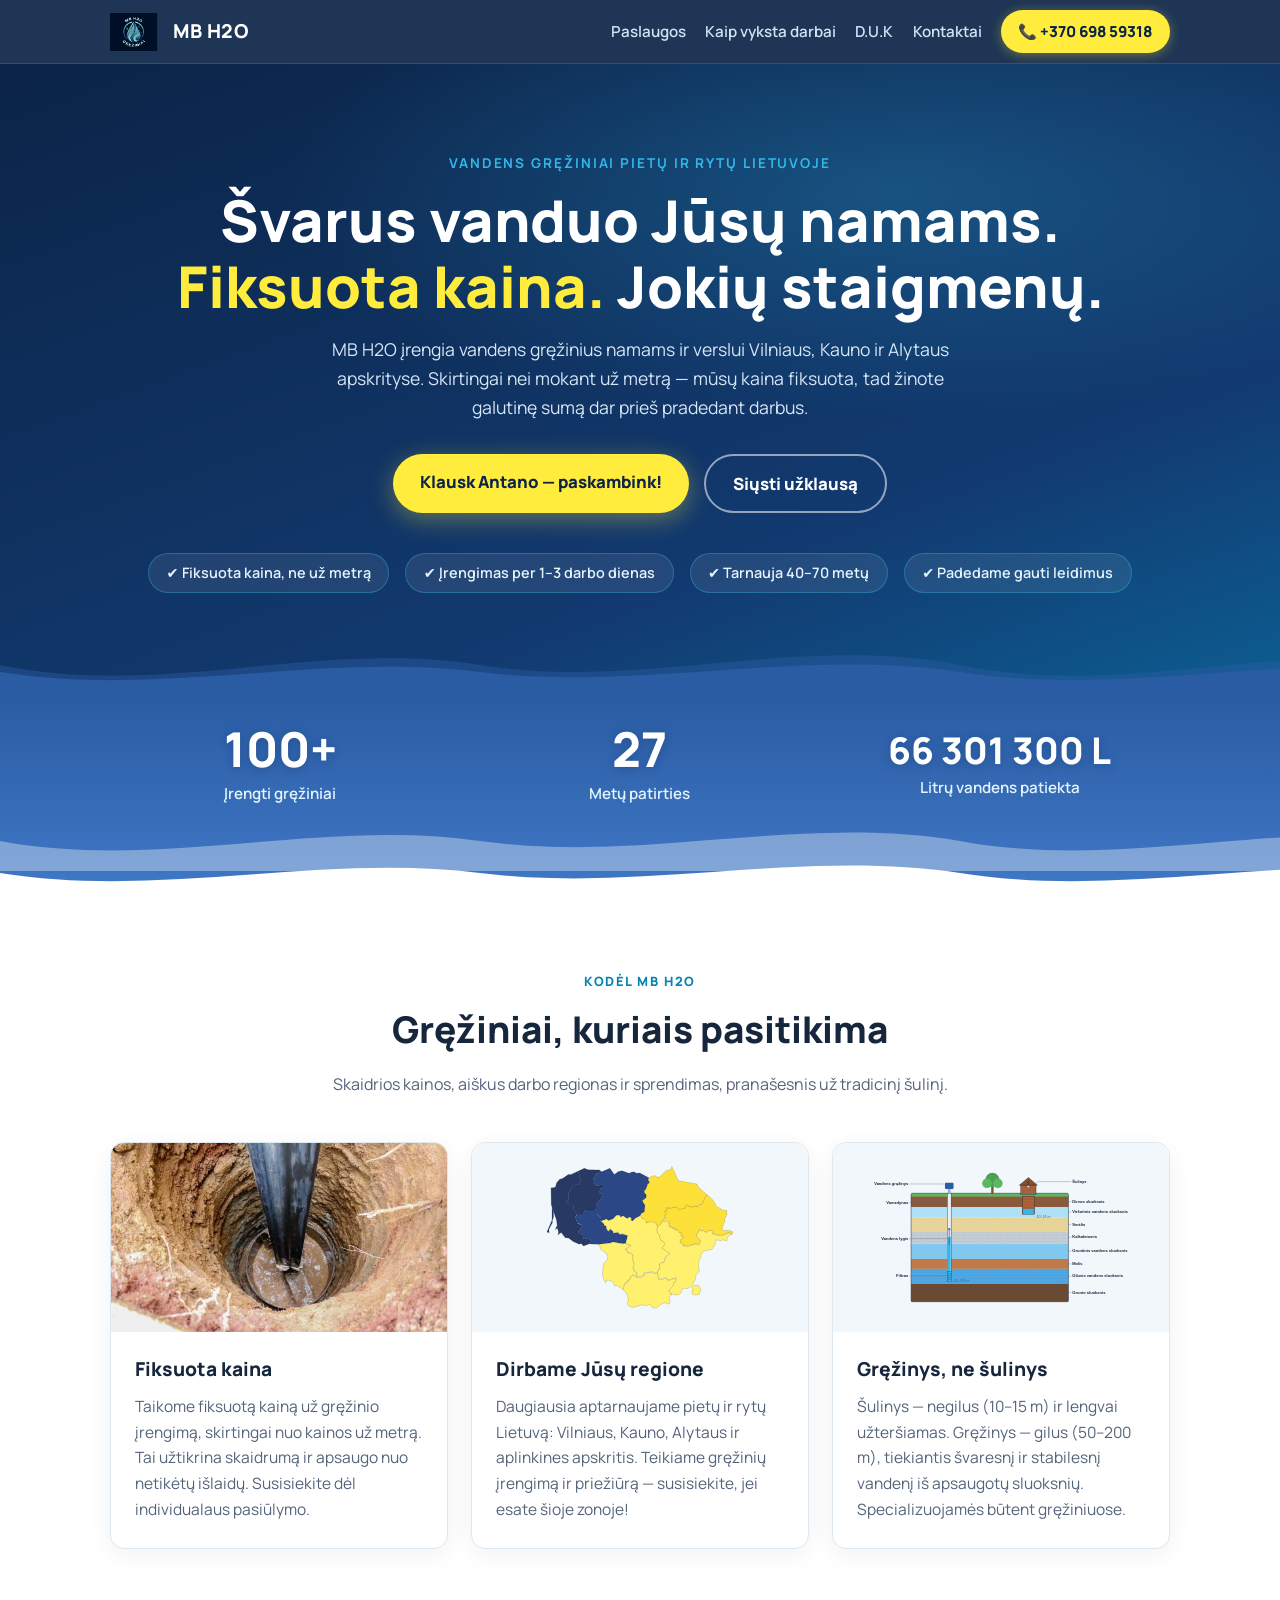
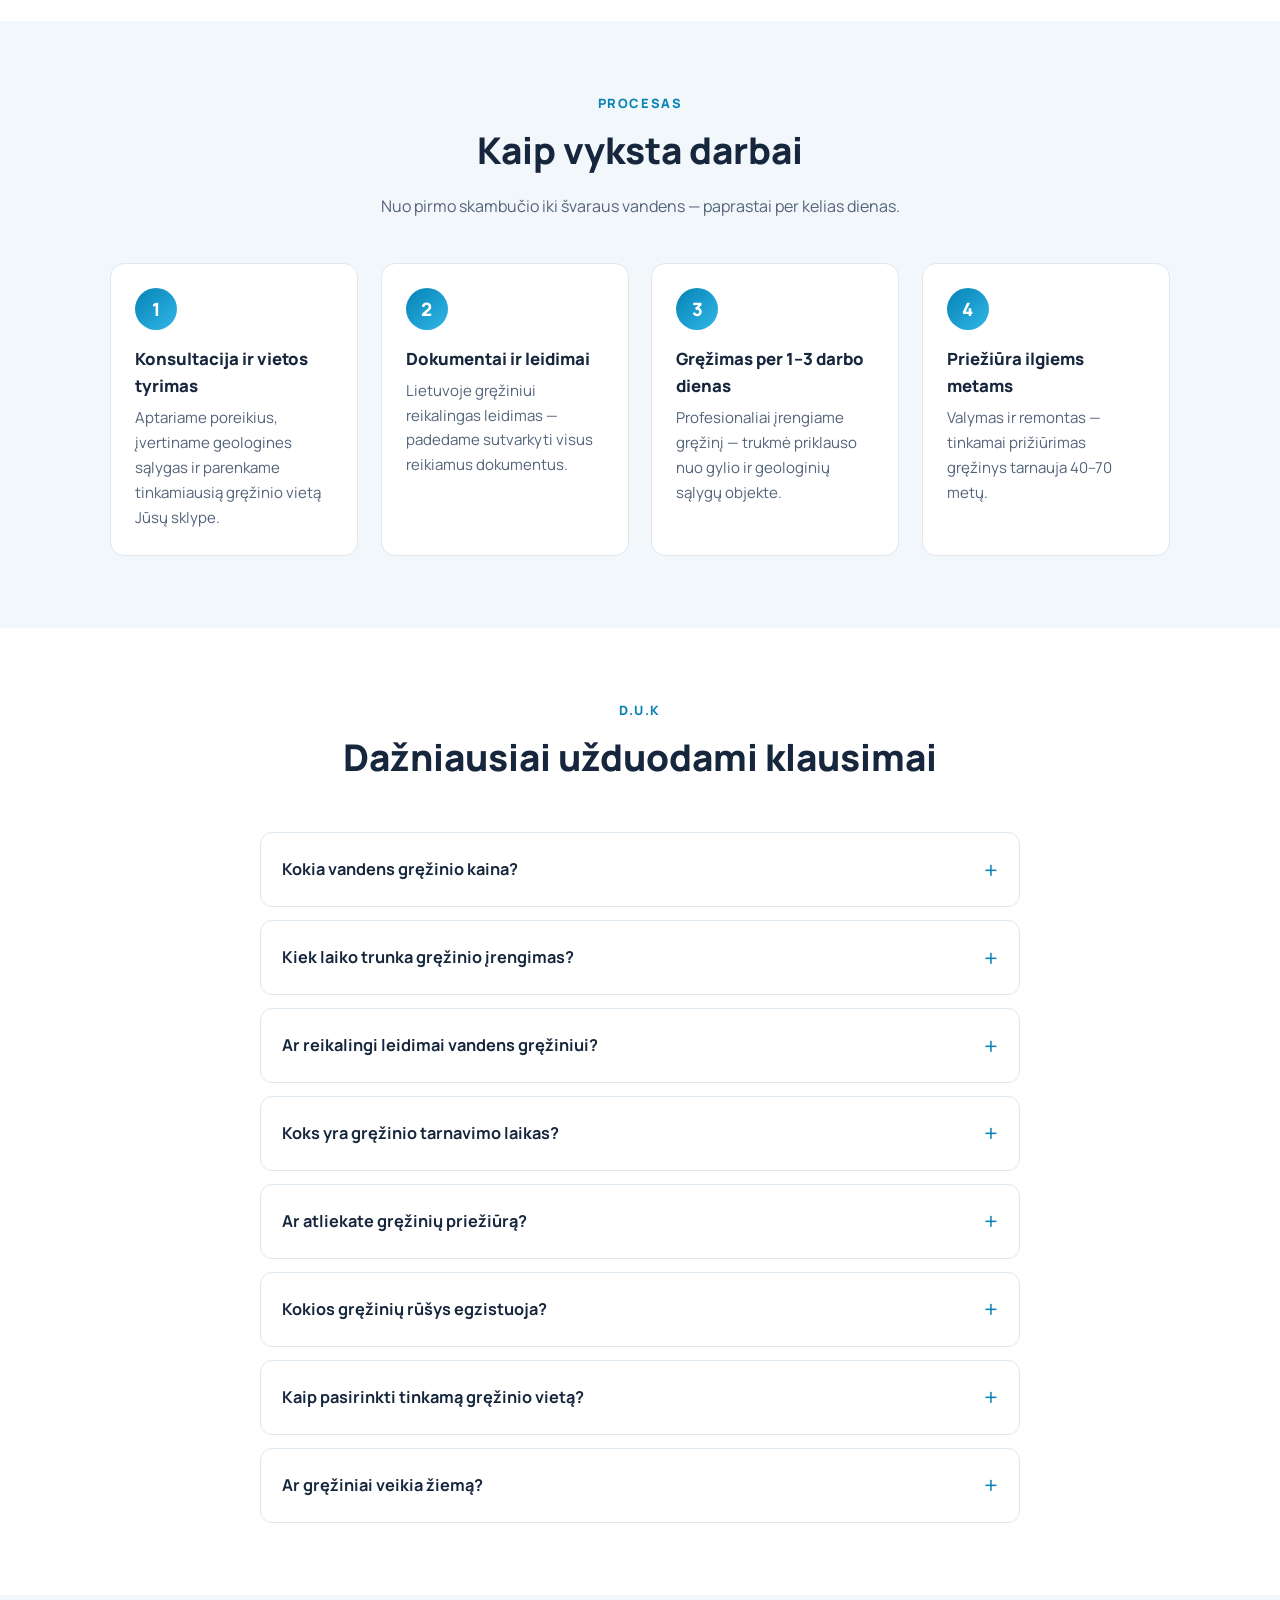
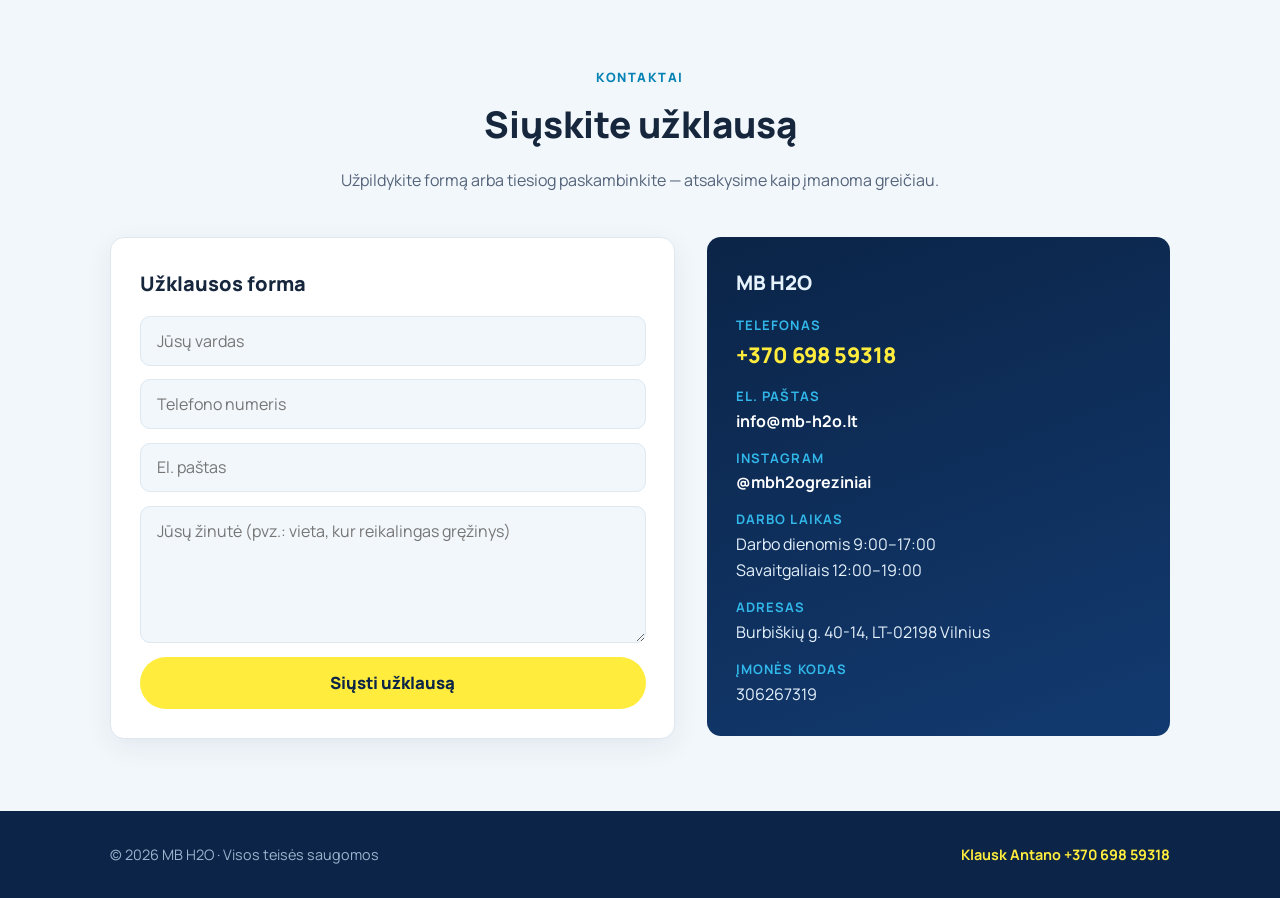
<file: index.html>
<!DOCTYPE html>
<html lang="lt">
<head>
<meta charset="UTF-8">
<meta name="viewport" content="width=device-width, initial-scale=1.0">
    <meta name="robots" content="noindex">
<title>MB H2O — Vandens Gręžiniai Fiksuota Kaina | Vilnius, Kaunas, Alytus</title>
<meta name="description" content="MB H2O — profesionalus vandens gręžinių įrengimas pietų ir rytų Lietuvoje fiksuota kaina. Švarus vanduo namams ir verslui per 1–3 darbo dienas. Klausk Antano!">
<link rel="preconnect" href="https://fonts.googleapis.com">
<link rel="preconnect" href="https://fonts.gstatic.com" crossorigin>
<link href="https://fonts.googleapis.com/css2?family=Manrope:wght@400;600;700;800&display=swap" rel="stylesheet">
<style>
:root {
  --navy: #0b2447;
  --navy-2: #123a70;
  --blue: #0682b4;
  --aqua: #31b7e9;
  --yellow: #ffec3d;
  --ink: #16263c;
  --ink-dim: #53637a;
  --paper: #ffffff;
  --mist: #f2f7fb;
  --line: #dde8f1;
  --radius: 14px;
}
* { margin: 0; padding: 0; box-sizing: border-box; }
html { scroll-behavior: smooth; }
body { font-family: "Manrope", system-ui, sans-serif; color: var(--ink); background: var(--paper); line-height: 1.65; }
img { max-width: 100%; display: block; }
a { color: var(--blue); text-decoration: none; }

.wrap { max-width: 1100px; margin: 0 auto; padding: 0 1.25rem; }

/* ---- Nav ---- */
header {
  position: sticky; top: 0; z-index: 50;
  background: rgba(11, 36, 71, 0.92); backdrop-filter: blur(10px);
  border-bottom: 1px solid rgba(49, 183, 233, 0.25);
}
.nav { max-width: 1100px; margin: 0 auto; padding: 0.65rem 1.25rem; display: flex; align-items: center; gap: 1.2rem; }
.nav .brand { display: flex; align-items: center; gap: 0.6rem; margin-right: auto; color: #fff; font-weight: 800; font-size: 1.2rem; letter-spacing: 0.02em; }
.nav .brand img { height: 38px; width: auto; }
.nav a.link { color: #cfe3f5; font-weight: 600; font-size: 0.95rem; padding: 0.3rem 0; }
.nav a.link:hover { color: var(--aqua); }
.nav .call-btn {
  background: var(--yellow); color: var(--navy); font-weight: 800; font-size: 0.95rem;
  padding: 0.55rem 1.1rem; border-radius: 999px; white-space: nowrap;
  box-shadow: 0 2px 12px rgba(255, 236, 61, 0.35);
}
.nav .call-btn:hover { transform: translateY(-1px); }
.menu-btn { display: none; background: none; border: none; cursor: pointer; }
.menu-btn span { display: block; width: 24px; height: 3px; background: #fff; margin: 5px 0; border-radius: 2px; }

/* ---- Hero ---- */
.hero {
  background:
    radial-gradient(ellipse 80% 60% at 70% 20%, rgba(49, 183, 233, 0.25), transparent 60%),
    linear-gradient(160deg, var(--navy) 0%, var(--navy-2) 70%, var(--blue) 130%);
  color: #fff; overflow: hidden; position: relative;
}
.hero-inner { max-width: 1100px; margin: 0 auto; padding: 5.5rem 1.25rem 6.5rem; text-align: center; position: relative; }
.hero .kicker { color: var(--aqua); font-weight: 700; letter-spacing: 0.14em; text-transform: uppercase; font-size: 0.85rem; }
.hero h1 { font-size: clamp(2.1rem, 5.5vw, 3.6rem); font-weight: 800; line-height: 1.15; margin: 0.75rem 0 1rem; }
.hero h1 em { font-style: normal; color: var(--yellow); }
.hero p.sub { max-width: 640px; margin: 0 auto 2rem; color: #d7e6f5; font-size: 1.1rem; }
.hero .ctas { display: flex; gap: 0.9rem; justify-content: center; flex-wrap: wrap; }
.btn { display: inline-block; font-weight: 800; border-radius: 999px; padding: 0.85rem 1.7rem; font-size: 1.05rem; transition: transform 0.15s; }
.btn:hover { transform: translateY(-2px); }
.btn.gold { background: var(--yellow); color: var(--navy); box-shadow: 0 6px 24px rgba(255, 236, 61, 0.35); }
.btn.ghost { border: 2px solid rgba(255, 255, 255, 0.55); color: #fff; }
.trust { display: flex; gap: 1rem; justify-content: center; flex-wrap: wrap; margin-top: 2.5rem; }
.chip {
  background: rgba(255, 255, 255, 0.08); border: 1px solid rgba(49, 183, 233, 0.35);
  border-radius: 999px; padding: 0.45rem 1.1rem; font-size: 0.9rem; font-weight: 600; color: #e6f2fc;
}

/* ---- Stats band (cyan wave) ---- */
.stats { padding: 0; position: relative; background: linear-gradient(180deg, #2a5ca3 0%, #4179c8 100%); color: #fff; }
.stats-inner { padding: 1.6rem 0 2.6rem; }
.stats-grid { display: grid; grid-template-columns: repeat(auto-fit, minmax(190px, 1fr)); gap: 1.2rem; text-align: center; }
.stat .num { font-size: clamp(2.2rem, 5vw, 3rem); font-weight: 800; line-height: 1.1; color: #fff; text-shadow: 0 2px 10px rgba(11, 36, 71, 0.25); }
.stat .lbl { color: #e2f5ff; font-weight: 600; margin-top: 0.3rem; font-size: 0.95rem; }
.wave-edge {
  /* anchored above the band, painting cyan crests over the navy hero */
  position: absolute; left: 0; width: 100%; top: -51px; height: 52px; z-index: 2;
  background-image: url('data:image/svg+xml;utf8,<svg xmlns="http://www.w3.org/2000/svg" viewBox="0 0 960 52" preserveAspectRatio="none"><path d="M0,26 C160,52 320,6 480,26 C640,46 800,2 960,26 L960,52 L0,52 Z" fill="%232a5ca3"/></svg>');
  background-repeat: repeat-x;
  background-size: 960px 100%;
  animation: waveScroll 16s linear infinite;
}
.wave-edge.back {
  top: -66px; height: 68px; z-index: 1; --phase: 480px;
  background-image: url('data:image/svg+xml;utf8,<svg xmlns="http://www.w3.org/2000/svg" viewBox="0 0 960 52" preserveAspectRatio="none"><path d="M0,26 C160,52 320,6 480,26 C640,46 800,2 960,26 L960,52 L0,52 Z" fill="%232a5ca3" fill-opacity="0.45"/></svg>');
  animation-duration: 28s; animation-direction: reverse;
}
.wave-edge.bottom-back {
  top: auto; bottom: 28px; height: 60px; z-index: 1; --phase: 240px;
  background-image: url('data:image/svg+xml;utf8,<svg xmlns="http://www.w3.org/2000/svg" viewBox="0 0 960 52" preserveAspectRatio="none"><path d="M0,26 C160,52 320,6 480,26 C640,46 800,2 960,26 L960,52 L0,52 Z" fill="%23ffffff" fill-opacity="0.35"/></svg>');
  animation-duration: 32s;
}
.wave-edge.bottom {
  position: static; margin: 0; z-index: auto;
  background-image: url('data:image/svg+xml;utf8,<svg xmlns="http://www.w3.org/2000/svg" viewBox="0 0 960 52" preserveAspectRatio="none"><path d="M0,26 C160,52 320,6 480,26 C640,46 800,2 960,26 L960,52 L0,52 Z" fill="%23ffffff"/></svg>');
  animation-duration: 22s; animation-direction: reverse;
}
.stat .num.water { font-size: clamp(1.5rem, 3.6vw, 2.3rem); padding-top: 0.45rem; }
@keyframes waveScroll {
  from { background-position-x: var(--phase, 0px); }
  to { background-position-x: calc(var(--phase, 0px) + 960px); }
}
@media (prefers-reduced-motion: reduce) { .wave-edge { animation: none; } }

/* ---- Sections ---- */
section { padding: 4.5rem 0; }
section.alt { background: var(--mist); }
.sec-head { text-align: center; max-width: 640px; margin: 0 auto 2.75rem; }
.sec-head .kicker { color: var(--blue); font-weight: 800; letter-spacing: 0.12em; text-transform: uppercase; font-size: 0.8rem; }
.sec-head h2 { font-size: clamp(1.6rem, 3.5vw, 2.3rem); font-weight: 800; margin-top: 0.4rem; }
.sec-head p { color: var(--ink-dim); margin-top: 0.75rem; }

/* Value cards */
.cards { display: grid; grid-template-columns: repeat(auto-fit, minmax(300px, 1fr)); gap: 1.4rem; }
.card {
  background: var(--paper); border: 1px solid var(--line); border-radius: var(--radius);
  overflow: hidden; display: flex; flex-direction: column;
  box-shadow: 0 6px 24px rgba(11, 36, 71, 0.06); transition: transform 0.2s, box-shadow 0.2s;
}
.card:hover { transform: translateY(-4px); box-shadow: 0 14px 34px rgba(11, 36, 71, 0.12); }
.card .thumb { background: var(--mist); aspect-ratio: 16 / 9; display: flex; align-items: center; justify-content: center; overflow: hidden; }
.card .thumb img { width: 100%; height: 100%; object-fit: cover; }
.card .thumb img.pad { object-fit: contain; padding: 1rem; }
.card .body { padding: 1.4rem 1.5rem 1.6rem; }
.card h3 { font-size: 1.2rem; font-weight: 800; margin-bottom: 0.5rem; }
.card p { color: var(--ink-dim); font-size: 0.97rem; }

/* Steps */
.steps { display: grid; grid-template-columns: repeat(auto-fit, minmax(230px, 1fr)); gap: 1.4rem; counter-reset: step; }
.step { background: var(--paper); border: 1px solid var(--line); border-radius: var(--radius); padding: 1.5rem; position: relative; }
.step::before {
  counter-increment: step; content: counter(step);
  display: flex; align-items: center; justify-content: center;
  width: 42px; height: 42px; border-radius: 50%; margin-bottom: 0.9rem;
  background: linear-gradient(135deg, var(--blue), var(--aqua));
  color: #fff; font-weight: 800; font-size: 1.15rem;
}
.step h3 { font-size: 1.05rem; font-weight: 800; margin-bottom: 0.4rem; }
.step p { color: var(--ink-dim); font-size: 0.94rem; }

/* FAQ */
.faq-list { max-width: 760px; margin: 0 auto; display: flex; flex-direction: column; gap: 0.8rem; }
details {
  background: var(--paper); border: 1px solid var(--line); border-radius: 12px; padding: 0;
  overflow: hidden; transition: box-shadow 0.2s;
}
details[open] { box-shadow: 0 8px 24px rgba(11, 36, 71, 0.08); border-color: var(--aqua); }
summary {
  cursor: pointer; list-style: none; display: flex; justify-content: space-between; align-items: center;
  gap: 1rem; padding: 1.05rem 1.3rem; font-weight: 700; font-size: 1.02rem;
}
summary::-webkit-details-marker { display: none; }
summary::after { content: "+"; font-size: 1.5rem; font-weight: 400; color: var(--blue); flex-shrink: 0; transition: transform 0.2s; }
details[open] summary::after { transform: rotate(45deg); }
details .a { padding: 0 1.3rem 1.2rem; color: var(--ink-dim); }

/* Contact */
.contact-grid { display: grid; grid-template-columns: 1.1fr 0.9fr; gap: 2rem; align-items: start; }
@media (max-width: 800px) { .contact-grid { grid-template-columns: 1fr; } }
.form-card, .info-card { border-radius: var(--radius); padding: 1.8rem; }
.form-card { background: var(--paper); border: 1px solid var(--line); box-shadow: 0 8px 28px rgba(11, 36, 71, 0.07); }
.form-card h3, .info-card h3 { font-size: 1.25rem; font-weight: 800; margin-bottom: 1rem; }
.form-card form { display: flex; flex-direction: column; gap: 0.85rem; }
.form-card input, .form-card textarea {
  font-family: inherit; font-size: 1rem; padding: 0.8rem 1rem;
  border: 1.5px solid var(--line); border-radius: 10px; background: var(--mist);
}
.form-card input:focus, .form-card textarea:focus { outline: none; border-color: var(--aqua); background: #fff; }
.form-card button {
  font-family: inherit; font-size: 1.05rem; font-weight: 800; cursor: pointer;
  background: var(--yellow); color: var(--navy); border: none; border-radius: 999px; padding: 0.9rem 1.5rem;
  transition: transform 0.15s;
}
.form-card button:hover { transform: translateY(-2px); }
.info-card { background: linear-gradient(160deg, var(--navy), var(--navy-2)); color: #e6f2fc; }
.info-card ul { list-style: none; display: flex; flex-direction: column; gap: 0.85rem; margin-top: 0.5rem; }
.info-card li strong { color: #fff; display: block; font-size: 0.82rem; text-transform: uppercase; letter-spacing: 0.08em; color: var(--aqua); }
.info-card a { color: #fff; font-weight: 700; }
.info-card .phone-big { font-size: 1.35rem; font-weight: 800; color: var(--yellow); }

/* Footer */
footer { background: var(--navy); color: #9db4cf; padding: 2rem 0; font-size: 0.9rem; }
.foot { max-width: 1100px; margin: 0 auto; padding: 0 1.25rem; display: flex; justify-content: space-between; gap: 1rem; flex-wrap: wrap; }

/* Reveal animation */
.reveal { opacity: 0; transform: translateY(24px); transition: opacity 0.6s ease, transform 0.6s ease; }
.reveal.in { opacity: 1; transform: none; }

/* Mobile nav */
.nav .links { display: flex; align-items: center; gap: 1.2rem; }
@media (max-width: 860px) {
  .nav .links { display: none; position: absolute; top: 100%; left: 0; right: 0; background: var(--navy); flex-direction: column; align-items: flex-start; padding: 1rem 1.25rem; gap: 0.9rem; border-bottom: 1px solid rgba(49,183,233,0.25); }
  .nav .links.open { display: flex; }
  .menu-btn { display: block; }
}
</style>
</head>
<body>

<header>
  <nav class="nav">
    <a class="brand" href="#virsus">
      <img src="assets/images/logo.png" alt="MB H2O logotipas">
      MB H2O
    </a>
    <div class="links" id="navLinks">
      <a class="link" href="#paslaugos">Paslaugos</a>
      <a class="link" href="#procesas">Kaip vyksta darbai</a>
      <a class="link" href="#duk">D.U.K</a>
      <a class="link" href="#kontaktai">Kontaktai</a>
      <a class="call-btn" href="tel:+37069859318">📞 +370 698 59318</a>
    </div>
    <button class="menu-btn" id="menuBtn" aria-label="Meniu"><span></span><span></span><span></span></button>
  </nav>
</header>

<div class="hero" id="virsus">
  <div class="hero-inner">
    <div class="kicker">Vandens gręžiniai pietų ir rytų Lietuvoje</div>
    <h1>Švarus vanduo Jūsų namams.<br><em>Fiksuota kaina.</em> Jokių staigmenų.</h1>
    <p class="sub">
      MB H2O įrengia vandens gręžinius namams ir verslui Vilniaus, Kauno ir Alytaus
      apskrityse. Skirtingai nei mokant už metrą — mūsų kaina fiksuota, tad žinote
      galutinę sumą dar prieš pradedant darbus.
    </p>
    <div class="ctas">
      <a class="btn gold" href="tel:+37069859318">Klausk Antano — paskambink!</a>
      <a class="btn ghost" href="#kontaktai">Siųsti užklausą</a>
    </div>
    <div class="trust">
      <span class="chip">✔ Fiksuota kaina, ne už metrą</span>
      <span class="chip">✔ Įrengimas per 1–3 darbo dienas</span>
      <span class="chip">✔ Tarnauja 40–70 metų</span>
      <span class="chip">✔ Padedame gauti leidimus</span>
    </div>
  </div>
</div>

<main>
  <section class="stats" id="skaiciai">
    <div class="wave-edge back"></div>
    <div class="wave-edge"></div>
    <div class="stats-inner">
      <div class="wrap">
        <div class="stats-grid">
          <div class="stat reveal"><div class="num"><span class="count" data-target="100">0</span>+</div><div class="lbl">Įrengti gręžiniai</div></div>
          <!-- experience auto-increments every January 1 (started 1999) -->
          <div class="stat reveal"><div class="num"><span class="count exp-years" data-start-year="1999">0</span></div><div class="lbl">Metų patirties</div></div>
          <!-- Estimate: 100+ wells accruing linearly since 1999 (median well ~13.5y active)
               x 130 L/day per household (2-person home at Aukštaitija's ~65 L/person rate). Ends ~65 mln, ticks live.
               "100+" is deliberate: exact count is unknown and this never needs updating. -->
          <div class="stat reveal"><div class="num water"><span id="waterCount">0</span> L</div><div class="lbl">Litrų vandens patiekta</div></div>
        </div>
      </div>
    </div>
    <div class="wave-edge bottom-back"></div>
    <div class="wave-edge bottom"></div>
  </section>

  <section id="paslaugos">
    <div class="wrap">
      <div class="sec-head reveal">
        <div class="kicker">Kodėl MB H2O</div>
        <h2>Gręžiniai, kuriais pasitikima</h2>
        <p>Skaidrios kainos, aiškus darbo regionas ir sprendimas, pranašesnis už tradicinį šulinį.</p>
      </div>
      <div class="cards">
        <div class="card reveal">
          <div class="thumb"><img src="assets/images/well-prices.webp" alt="Vandens gręžinių kainos Lietuvoje"></div>
          <div class="body">
            <h3>Fiksuota kaina</h3>
            <p>Taikome fiksuotą kainą už gręžinio įrengimą, skirtingai nuo kainos už metrą. Tai užtikrina skaidrumą ir apsaugo nuo netikėtų išlaidų. Susisiekite dėl individualaus pasiūlymo.</p>
          </div>
        </div>
        <div class="card reveal">
          <div class="thumb"><img class="pad" src="assets/images/map.svg" alt="Darbo zona: Vilnius, Kaunas, Alytus"></div>
          <div class="body">
            <h3>Dirbame Jūsų regione</h3>
            <p>Daugiausia aptarnaujame pietų ir rytų Lietuvą: Vilniaus, Kauno, Alytaus ir aplinkines apskritis. Teikiame gręžinių įrengimą ir priežiūrą — susisiekite, jei esate šioje zonoje!</p>
          </div>
        </div>
        <div class="card reveal">
          <div class="thumb"><img class="pad" src="assets/images/well-cross-section.svg" alt="Gręžinio ir šulinio palyginimas: gylis ir vandens sluoksniai"></div>
          <div class="body">
            <h3>Gręžinys, ne šulinys</h3>
            <p>Šulinys — negilus (10–15 m) ir lengvai užteršiamas. Gręžinys — gilus (50–200 m), tiekiantis švaresnį ir stabilesnį vandenį iš apsaugotų sluoksnių. Specializuojamės būtent gręžiniuose.</p>
          </div>
        </div>
      </div>
    </div>
  </section>

  <section class="alt" id="procesas">
    <div class="wrap">
      <div class="sec-head reveal">
        <div class="kicker">Procesas</div>
        <h2>Kaip vyksta darbai</h2>
        <p>Nuo pirmo skambučio iki švaraus vandens — paprastai per kelias dienas.</p>
      </div>
      <div class="steps">
        <div class="step reveal"><h3>Konsultacija ir vietos tyrimas</h3><p>Aptariame poreikius, įvertiname geologines sąlygas ir parenkame tinkamiausią gręžinio vietą Jūsų sklype.</p></div>
        <div class="step reveal"><h3>Dokumentai ir leidimai</h3><p>Lietuvoje gręžiniui reikalingas leidimas — padedame sutvarkyti visus reikiamus dokumentus.</p></div>
        <div class="step reveal"><h3>Gręžimas per 1–3 darbo dienas</h3><p>Profesionaliai įrengiame gręžinį — trukmė priklauso nuo gylio ir geologinių sąlygų objekte.</p></div>
        <div class="step reveal"><h3>Priežiūra ilgiems metams</h3><p>Valymas ir remontas — tinkamai prižiūrimas gręžinys tarnauja 40–70 metų.</p></div>
      </div>
    </div>
  </section>

  <section id="duk">
    <div class="wrap">
      <div class="sec-head reveal">
        <div class="kicker">D.U.K</div>
        <h2>Dažniausiai užduodami klausimai</h2>
      </div>
      <div class="faq-list reveal">
        <details>
          <summary>Kokia vandens gręžinio kaina?</summary>
          <div class="a">Vandens gręžinio kaina – 3700 EUR. Į šią kainą įskaičiuota visa vandens pumpavimo įranga bei jos pajungimas. Jokių papildomų ar paslėptų mokesčių.</div>
        </details>
        <details>
          <summary>Kiek laiko trunka gręžinio įrengimas?</summary>
          <div class="a">Gręžinio įrengimas trunka nuo 1 iki 3 darbo dienų, priklausomai nuo gylio ir geologinių sąlygų objekte.</div>
        </details>
        <details>
          <summary>Ar reikalingi leidimai vandens gręžiniui?</summary>
          <div class="a">Taip, Lietuvoje reikalingas leidimas vandens gręžiniui. Mes padedame klientams sutvarkyti visus reikiamus dokumentus.</div>
        </details>
        <details>
          <summary>Koks yra gręžinio tarnavimo laikas?</summary>
          <div class="a">Profesionaliai įrengtas vandens gręžinys tarnauja 40–70 metų. Faktinė trukmė priklauso nuo geologinių sąlygų ir tinkamos priežiūros.</div>
        </details>
        <details>
          <summary>Ar atliekate gręžinių priežiūrą?</summary>
          <div class="a">Taip, teikiame gręžinių priežiūros paslaugas, įskaitant valymą ir remontą.</div>
        </details>
        <details>
          <summary>Kokios gręžinių rūšys egzistuoja?</summary>
          <div class="a">Yra įvairių tipų gręžiniai: arteziniai, gruntiniai, geoterminiai. Kiekvienas tipas tinka skirtingiems poreikiams ir grunto sąlygoms.</div>
        </details>
        <details>
          <summary>Kaip pasirinkti tinkamą gręžinio vietą?</summary>
          <div class="a">Vieta parenkama atsižvelgiant į geologines sąlygas, vandens prieigą ir kliento poreikius. Atliekame vietos tyrimus prieš darbus.</div>
        </details>
        <details>
          <summary>Ar gręžiniai veikia žiemą?</summary>
          <div class="a">Taip, tinkamai izoliuoti gręžiniai veikia ir žiemą. Mes įrengiame sistemas, atsparias šalčiui.</div>
        </details>
      </div>
    </div>
  </section>

  <section class="alt" id="kontaktai">
    <div class="wrap">
      <div class="sec-head reveal">
        <div class="kicker">Kontaktai</div>
        <h2>Siųskite užklausą</h2>
        <p>Užpildykite formą arba tiesiog paskambinkite — atsakysime kaip įmanoma greičiau.</p>
      </div>
      <div class="contact-grid">
        <div class="form-card reveal">
          <h3>Užklausos forma</h3>
          <!-- NOTE: formsubmit.co requires a one-time activation per address.
               Submitting this form the first time sends an activation link to the
               address below — it MUST be clicked or submissions are silently dropped.
               Do the activation deliberately before the site goes live. -->
          <form action="https://formsubmit.co/info@mb-h2o.lt" method="POST">
            <input type="hidden" name="_subject" value="Užklausa iš mb-h2o.lt svetainės">
            <input type="hidden" name="_template" value="table">
            <input type="hidden" name="_next" value="https://mb-h2o.lt/aciu.html">
            <input type="text" name="Vardas" placeholder="Jūsų vardas" required>
            <input type="tel" name="Telefonas" placeholder="Telefono numeris">
            <input type="email" name="El_pastas" placeholder="El. paštas" required>
            <textarea name="Zinute" rows="5" placeholder="Jūsų žinutė (pvz.: vieta, kur reikalingas gręžinys)" required></textarea>
            <button type="submit">Siųsti užklausą</button>
          </form>
        </div>
        <div class="info-card reveal">
          <h3>MB H2O</h3>
          <ul>
            <li><strong>Telefonas</strong> <a class="phone-big" href="tel:+37069859318">+370 698 59318</a></li>
            <li><strong>El. paštas</strong> <a href="mailto:info@mb-h2o.lt">info@mb-h2o.lt</a></li>
            <li><strong>Instagram</strong> <a href="https://www.instagram.com/mbh2ogreziniai/" target="_blank" rel="noopener">@mbh2ogreziniai</a></li>
            <li><strong>Darbo laikas</strong> Darbo dienomis 9:00–17:00<br>Savaitgaliais 12:00–19:00</li>
            <li><strong>Adresas</strong> Burbiškių g. 40-14, LT-02198 Vilnius</li>
            <li><strong>Įmonės kodas</strong> 306267319</li>
          </ul>
        </div>
      </div>
    </div>
  </section>
</main>

<footer>
  <div class="foot">
    <span>© 2026 MB H2O · Visos teisės saugomos</span>
    <a href="tel:+37069859318" style="color: var(--yellow); font-weight: 700;">Klausk Antano +370 698 59318</a>
  </div>
</footer>

<script>
document.getElementById('menuBtn').addEventListener('click', () => {
  document.getElementById('navLinks').classList.toggle('open');
});
document.querySelectorAll('#navLinks a').forEach(a =>
  a.addEventListener('click', () => document.getElementById('navLinks').classList.remove('open')));

const io = new IntersectionObserver(entries => {
  entries.forEach(e => { if (e.isIntersecting) { e.target.classList.add('in'); io.unobserve(e.target); } });
}, { threshold: 0.12 });
document.querySelectorAll('.reveal').forEach(el => io.observe(el));

document.querySelectorAll('.exp-years').forEach(el => {
  el.dataset.target = new Date().getFullYear() - parseInt(el.dataset.startYear, 10);
});

const countIo = new IntersectionObserver(entries => {
  entries.forEach(e => {
    if (!e.isIntersecting) return;
    countIo.unobserve(e.target);
    const el = e.target, target = parseInt(el.dataset.target, 10), dur = 1300, t0 = performance.now();
    const tick = now => {
      const p = Math.min((now - t0) / dur, 1);
      el.textContent = Math.round(target * (1 - Math.pow(1 - p, 3))).toLocaleString('lt-LT');
      if (p < 1) requestAnimationFrame(tick);
    };
    requestAnimationFrame(tick);
  });
}, { threshold: 0.5 });
document.querySelectorAll('.count').forEach(el => countIo.observe(el));

// Live water counter: 100 wells accrued linearly since 1999, 130 L/day/household (2-person home at ~65 L/person, Aukštaitija rate)
(() => {
  const WELLS = 100, START_YEAR = 1999, LITRES_PER_DAY = 130;
  const el = document.getElementById('waterCount');
  const yearsMs = Date.now() - new Date(START_YEAR, 0, 1).getTime();
  const years = yearsMs / (365.25 * 24 * 3600 * 1000);
  const baseLitres = WELLS * (years / 2) * 365.25 * LITRES_PER_DAY; // median well active years/2
  const ratePerSec = WELLS * LITRES_PER_DAY / 86400;
  const t0 = Date.now();
  const fmt = n => Math.floor(n).toLocaleString('lt-LT');
  let started = false;
  const waterIo = new IntersectionObserver(entries => {
    entries.forEach(e => {
      if (!e.isIntersecting || started) return;
      started = true; waterIo.unobserve(el);
      const animT0 = performance.now(), dur = 1600;
      const tick = now => {
        const p = Math.min((now - animT0) / dur, 1);
        el.textContent = fmt(baseLitres * (1 - Math.pow(1 - p, 3)));
        if (p < 1) requestAnimationFrame(tick);
        else setInterval(() => {
          el.textContent = fmt(baseLitres + (Date.now() - t0) / 1000 * ratePerSec);
        }, 1000);
      };
      requestAnimationFrame(tick);
    });
  }, { threshold: 0.5 });
  waterIo.observe(el);
})();
</script>
<script data-goatcounter="https://mbh2o.goatcounter.com/count" async src="https://gc.zgo.at/count.js"></script>
</body>
</html>
</file>
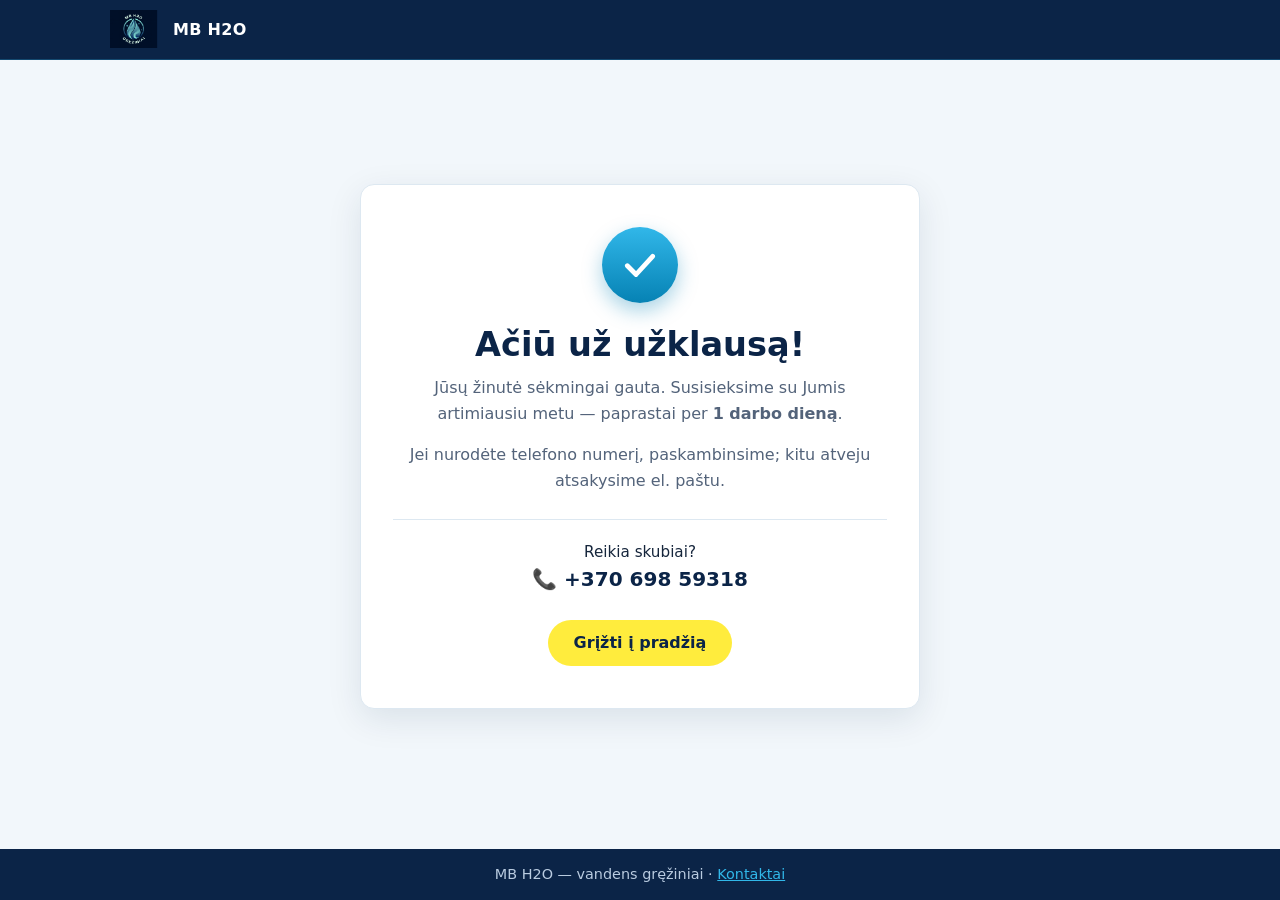
<file: aciu.html>
<!DOCTYPE html>
<html lang="lt">
<head>
<meta charset="UTF-8">
<meta name="viewport" content="width=device-width, initial-scale=1.0">
<meta name="robots" content="noindex">
<title>Ačiū už užklausą | MB H2O</title>
<meta name="description" content="Ačiū — Jūsų užklausa gauta. MB H2O susisieks su Jumis artimiausiu metu.">
<link rel="icon" href="favicon.ico">
<style>
:root {
  --navy: #0b2447;
  --blue: #0682b4;
  --aqua: #31b7e9;
  --yellow: #ffec3d;
  --ink: #16263c;
  --ink-dim: #53637a;
  --paper: #ffffff;
  --mist: #f2f7fb;
  --line: #dde8f1;
  --radius: 14px;
}
* { box-sizing: border-box; }
body {
  margin: 0;
  font-family: system-ui, -apple-system, "Segoe UI", Roboto, sans-serif;
  color: var(--ink);
  background: var(--mist);
  min-height: 100vh;
  display: flex;
  flex-direction: column;
}
img { max-width: 100%; display: block; }
a { color: var(--blue); }

header { background: var(--navy); border-bottom: 1px solid rgba(49,183,233,0.25); }
.nav {
  max-width: 1100px; margin: 0 auto;
  padding: 0.65rem 1.25rem;
  display: flex; align-items: center;
}
.brand {
  display: flex; align-items: center; gap: 0.6rem;
  color: #fff; text-decoration: none;
  font-weight: 700; letter-spacing: 0.02em;
}
.brand img { height: 38px; width: auto; }

main {
  flex: 1;
  display: flex; align-items: center; justify-content: center;
  padding: 3rem 1.25rem 4rem;
}
.card {
  background: var(--paper);
  border: 1px solid var(--line);
  border-radius: var(--radius);
  box-shadow: 0 10px 34px rgba(11,36,71,0.10);
  max-width: 560px; width: 100%;
  padding: 2.6rem 2rem;
  text-align: center;
}
.tick {
  width: 76px; height: 76px; margin: 0 auto 1.4rem;
  border-radius: 50%;
  background: linear-gradient(180deg, var(--aqua), var(--blue));
  display: flex; align-items: center; justify-content: center;
  box-shadow: 0 8px 20px rgba(6,130,180,0.35);
}
.tick svg { width: 38px; height: 38px; }
h1 {
  margin: 0 0 0.7rem;
  font-size: clamp(1.6rem, 4vw, 2.1rem);
  color: var(--navy);
  text-wrap: balance;
}
p { margin: 0 0 1rem; color: var(--ink-dim); line-height: 1.6; }
.urgent {
  margin-top: 1.6rem; padding-top: 1.4rem;
  border-top: 1px solid var(--line);
  font-size: 0.95rem;
}
.phone {
  display: inline-block; margin-top: 0.4rem;
  font-size: 1.25rem; font-weight: 700;
  color: var(--navy); text-decoration: none;
}
.phone:hover { color: var(--blue); }
.actions { margin-top: 1.8rem; }
.btn {
  display: inline-block;
  background: var(--yellow); color: var(--navy);
  font-weight: 700; text-decoration: none;
  padding: 0.85rem 1.6rem; border-radius: 999px;
  transition: transform 0.15s ease, box-shadow 0.15s ease;
}
.btn:hover { transform: translateY(-2px); box-shadow: 0 8px 18px rgba(11,36,71,0.18); }
.btn:focus-visible { outline: 3px solid var(--blue); outline-offset: 3px; }
@media (prefers-reduced-motion: reduce) { .btn { transition: none; } }

footer {
  background: var(--navy); color: #b9cbe0;
  padding: 1.1rem 1.25rem; text-align: center; font-size: 0.9rem;
}
footer a { color: var(--aqua); }
</style>
</head>
<body>

<header>
  <nav class="nav">
    <a class="brand" href="index.html">
      <img src="assets/images/logo.png" alt="MB H2O logotipas">
      MB H2O
    </a>
  </nav>
</header>

<main>
  <div class="card">
    <div class="tick" aria-hidden="true">
      <svg viewBox="0 0 24 24" fill="none" stroke="#fff" stroke-width="3" stroke-linecap="round" stroke-linejoin="round">
        <path d="M4 12.5 L9.5 18 L20 6.5"/>
      </svg>
    </div>

    <h1>Ačiū už užklausą!</h1>
    <p>
      Jūsų žinutė sėkmingai gauta. Susisieksime su Jumis artimiausiu metu —
      paprastai per <strong>1 darbo dieną</strong>.
    </p>
    <p>
      Jei nurodėte telefono numerį, paskambinsime; kitu atveju atsakysime el. paštu.
    </p>

    <div class="urgent">
      Reikia skubiai?<br>
      <a class="phone" href="tel:+37069859318">📞 +370 698 59318</a>
    </div>

    <div class="actions">
      <a class="btn" href="index.html">Grįžti į pradžią</a>
    </div>
  </div>
</main>

<footer>
  MB H2O — vandens gręžiniai · <a href="index.html#kontaktai">Kontaktai</a>
</footer>

<script data-goatcounter="https://mbh2o.goatcounter.com/count" async src="https://gc.zgo.at/count.js"></script>
</body>
</html>
</file>
